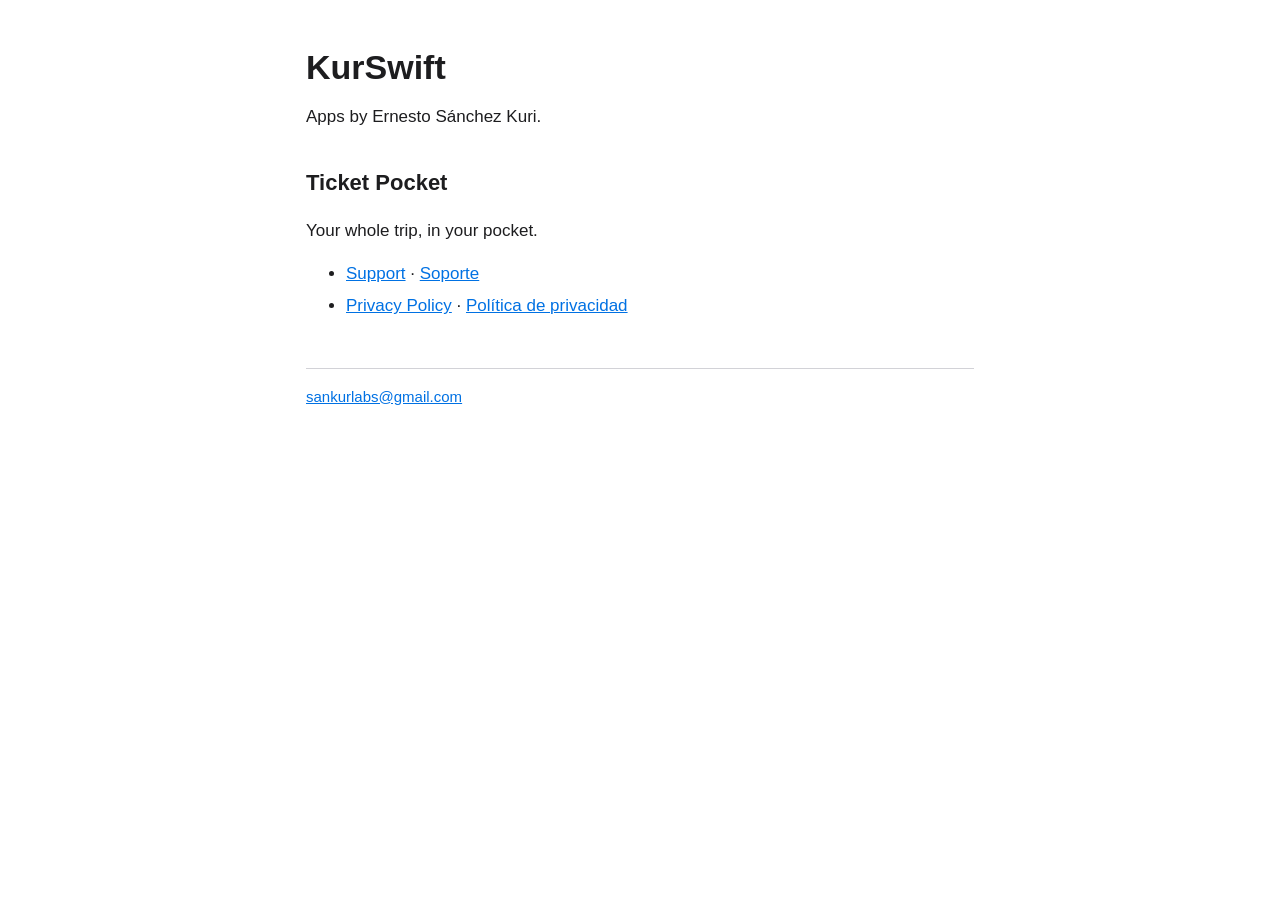
<file: index.html>
<!doctype html>
<html lang="en">
<head>
  <meta charset="utf-8">
  <meta name="viewport" content="width=device-width, initial-scale=1">
  <title>KurSwift</title>
  <link rel="stylesheet" href="/style.css">
</head>
<body>
<main>
  <h1>KurSwift</h1>
  <p>Apps by Ernesto Sánchez Kuri.</p>
  <h2>Ticket Pocket</h2>
  <p>Your whole trip, in your pocket.</p>
  <ul>
    <li><a href="/ticket-pocket/support/">Support</a> · <a href="/ticket-pocket/support/es/" lang="es">Soporte</a></li>
    <li><a href="/ticket-pocket/privacy/">Privacy Policy</a> · <a href="/ticket-pocket/privacy/es/" lang="es">Política de privacidad</a></li>
  </ul>
  <footer><a href="mailto:sankurlabs@gmail.com">sankurlabs@gmail.com</a></footer>
</main>
</body>
</html>
</file>
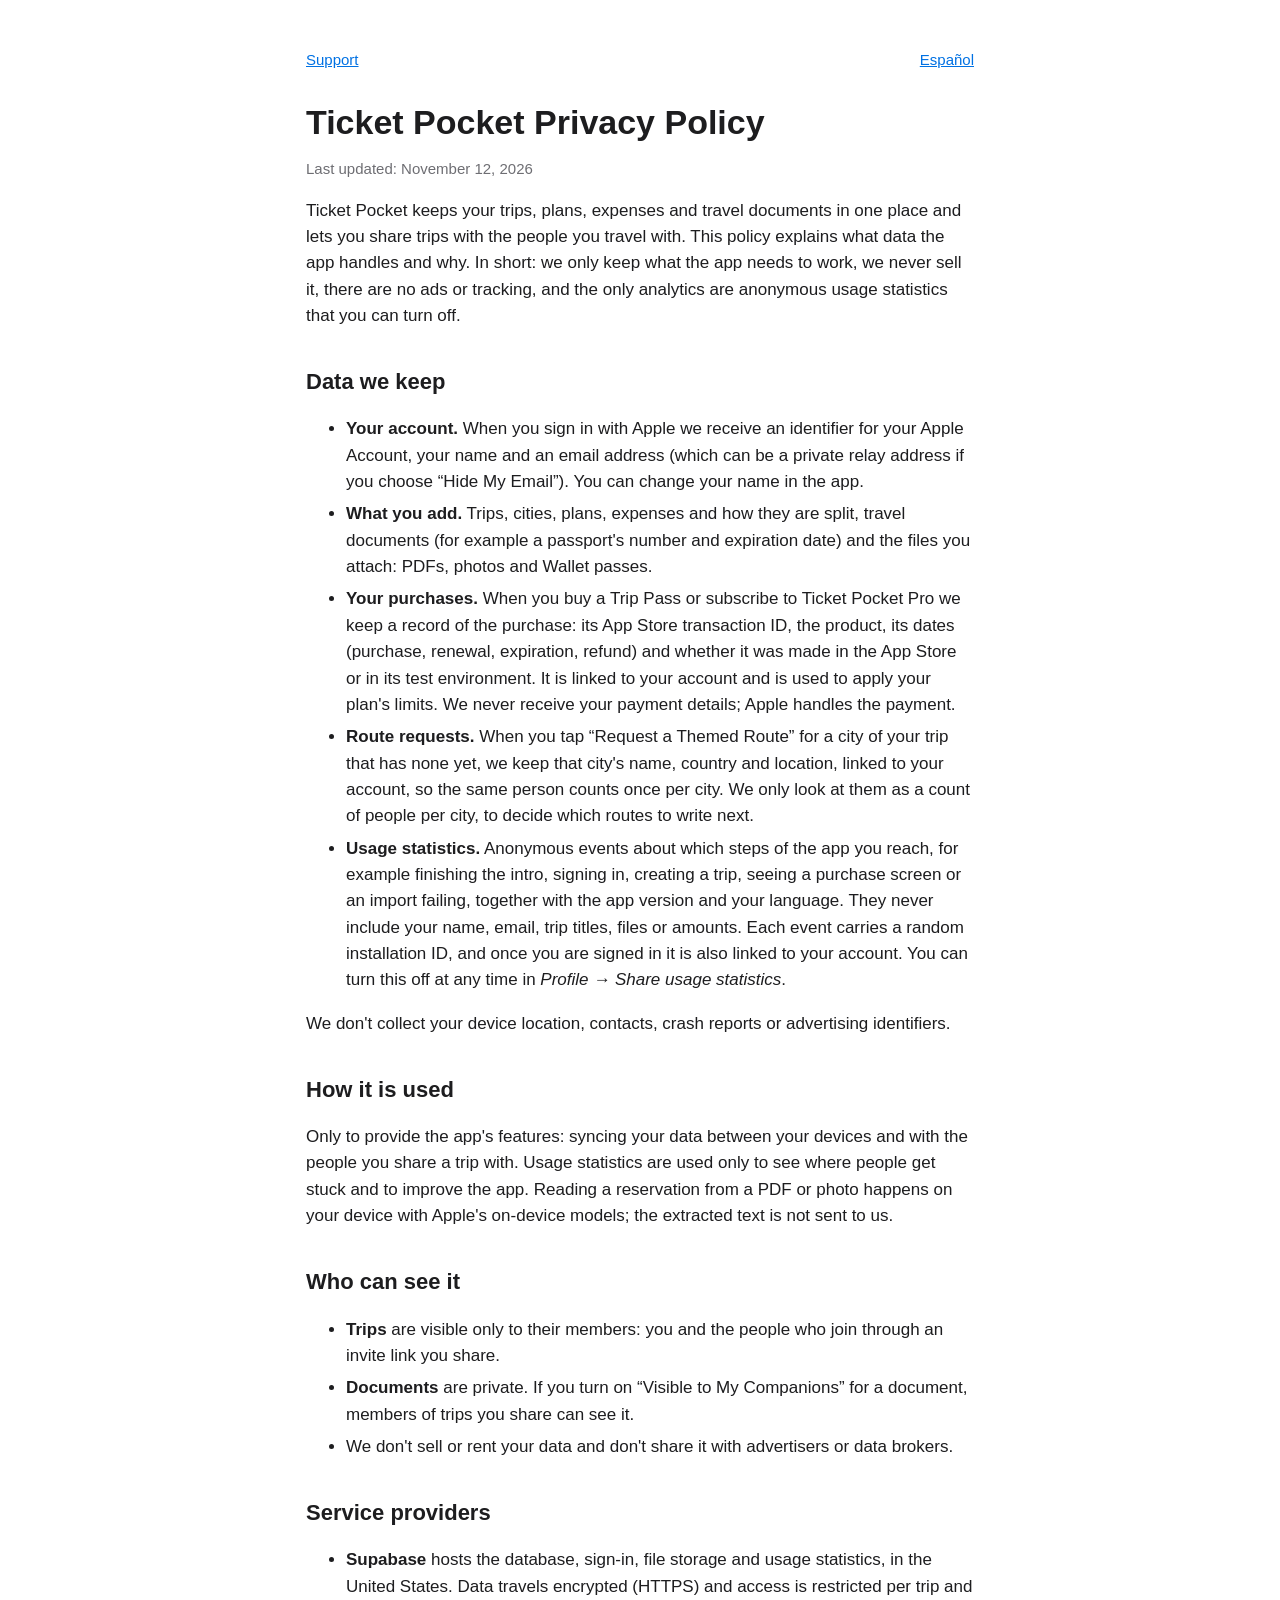
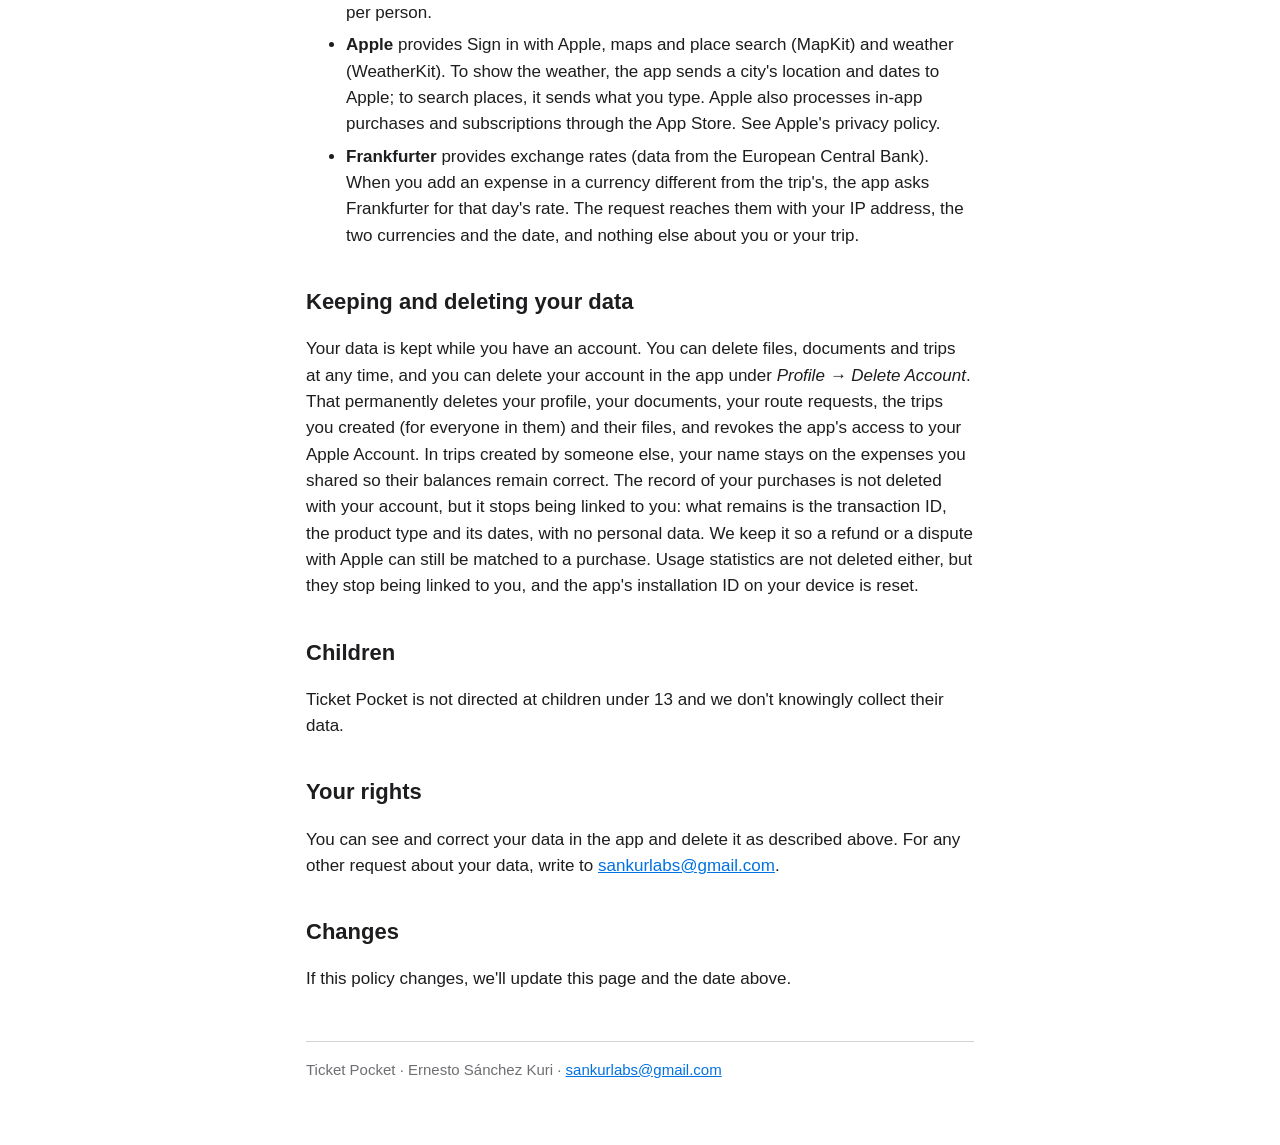
<file: ticket-pocket/privacy/index.html>
<!doctype html>
<html lang="en">
<head>
  <meta charset="utf-8">
  <meta name="viewport" content="width=device-width, initial-scale=1">
  <title>Ticket Pocket – Privacy Policy</title>
  <link rel="stylesheet" href="/style.css">
</head>
<body>
<main>
  <nav><a href="/ticket-pocket/support/">Support</a><a href="/ticket-pocket/privacy/es/" lang="es">Español</a></nav>
  <h1>Ticket Pocket Privacy Policy</h1>
  <p class="updated">Last updated: November 12, 2026</p>

  <p>Ticket Pocket keeps your trips, plans, expenses and travel documents in one place and lets you share
  trips with the people you travel with. This policy explains what data the app handles and why.
  In short: we only keep what the app needs to work, we never sell it, there are no ads or tracking, and
  the only analytics are anonymous usage statistics that you can turn off.</p>

  <h2>Data we keep</h2>
  <ul>
    <li><strong>Your account.</strong> When you sign in with Apple we receive an identifier for your Apple
      Account, your name and an email address (which can be a private relay address if you choose
      “Hide My Email”). You can change your name in the app.</li>
    <li><strong>What you add.</strong> Trips, cities, plans, expenses and how they are split, travel
      documents (for example a passport's number and expiration date) and the files you attach: PDFs,
      photos and Wallet passes.</li>
    <li><strong>Your purchases.</strong> When you buy a Trip Pass or subscribe to Ticket Pocket Pro we keep
      a record of the purchase: its App Store transaction ID, the product, its dates (purchase, renewal,
      expiration, refund) and whether it was made in the App Store or in its test environment. It is linked
      to your account and is used to apply your plan's limits. We never receive your payment details; Apple
      handles the payment.</li>
    <li><strong>Route requests.</strong> When you tap “Request a Themed Route” for a city of your trip that
      has none yet, we keep that city's name, country and location, linked to your account, so the same
      person counts once per city. We only look at them as a count of people per city, to decide which
      routes to write next.</li>
    <li><strong>Usage statistics.</strong> Anonymous events about which steps of the app you reach, for
      example finishing the intro, signing in, creating a trip, seeing a purchase screen or an import
      failing, together with the app version and your language. They never include your name, email, trip
      titles, files or amounts. Each event carries a random installation ID, and once you are signed in it
      is also linked to your account. You can turn this off at any time in <em>Profile → Share usage
      statistics</em>.</li>
  </ul>
  <p>We don't collect your device location, contacts, crash reports or advertising identifiers.</p>

  <h2>How it is used</h2>
  <p>Only to provide the app's features: syncing your data between your devices and with the people you
  share a trip with. Usage statistics are used only to see where people get stuck and to improve the
  app. Reading a reservation from a PDF or photo happens on your device with Apple's
  on-device models; the extracted text is not sent to us.</p>

  <h2>Who can see it</h2>
  <ul>
    <li><strong>Trips</strong> are visible only to their members: you and the people who join through an
      invite link you share.</li>
    <li><strong>Documents</strong> are private. If you turn on “Visible to My Companions” for a
      document, members of trips you share can see it.</li>
    <li>We don't sell or rent your data and don't share it with advertisers or data brokers.</li>
  </ul>

  <h2>Service providers</h2>
  <ul>
    <li><strong>Supabase</strong> hosts the database, sign-in, file storage and usage statistics, in the United States.
      Data travels encrypted (HTTPS) and access is restricted per trip and per person.</li>
    <li><strong>Apple</strong> provides Sign in with Apple, maps and place search (MapKit) and weather
      (WeatherKit). To show the weather, the app sends a city's location and dates to Apple; to search
      places, it sends what you type. Apple also processes in-app purchases and subscriptions through the
      App Store. See Apple's privacy policy.</li>
    <li><strong>Frankfurter</strong> provides exchange rates (data from the European Central Bank). When you
      add an expense in a currency different from the trip's, the app asks Frankfurter for that day's rate.
      The request reaches them with your IP address, the two currencies and the date, and nothing else about
      you or your trip.</li>
  </ul>

  <h2>Keeping and deleting your data</h2>
  <p>Your data is kept while you have an account. You can delete files, documents and trips at any time,
  and you can delete your account in the app under <em>Profile → Delete Account</em>. That permanently
  deletes your profile, your documents, your route requests, the trips you created (for everyone in them)
  and their files, and
  revokes the app's access to your Apple Account. In trips created by someone else, your name stays on the
  expenses you shared so their balances remain correct. The record of your purchases is not deleted with
  your account, but it stops being linked to you: what remains is the transaction ID, the product type and
  its dates, with no personal data. We keep it so a refund or a dispute with Apple can still be matched to a
  purchase. Usage statistics are not deleted either, but they stop being linked to you, and the app's
  installation ID on your device is reset.</p>

  <h2>Children</h2>
  <p>Ticket Pocket is not directed at children under 13 and we don't knowingly collect their data.</p>

  <h2>Your rights</h2>
  <p>You can see and correct your data in the app and delete it as described above. For any other
  request about your data, write to <a href="mailto:sankurlabs@gmail.com">sankurlabs@gmail.com</a>.</p>

  <h2>Changes</h2>
  <p>If this policy changes, we'll update this page and the date above.</p>

  <footer>Ticket Pocket · Ernesto Sánchez Kuri · <a href="mailto:sankurlabs@gmail.com">sankurlabs@gmail.com</a></footer>
</main>
</body>
</html>
</file>
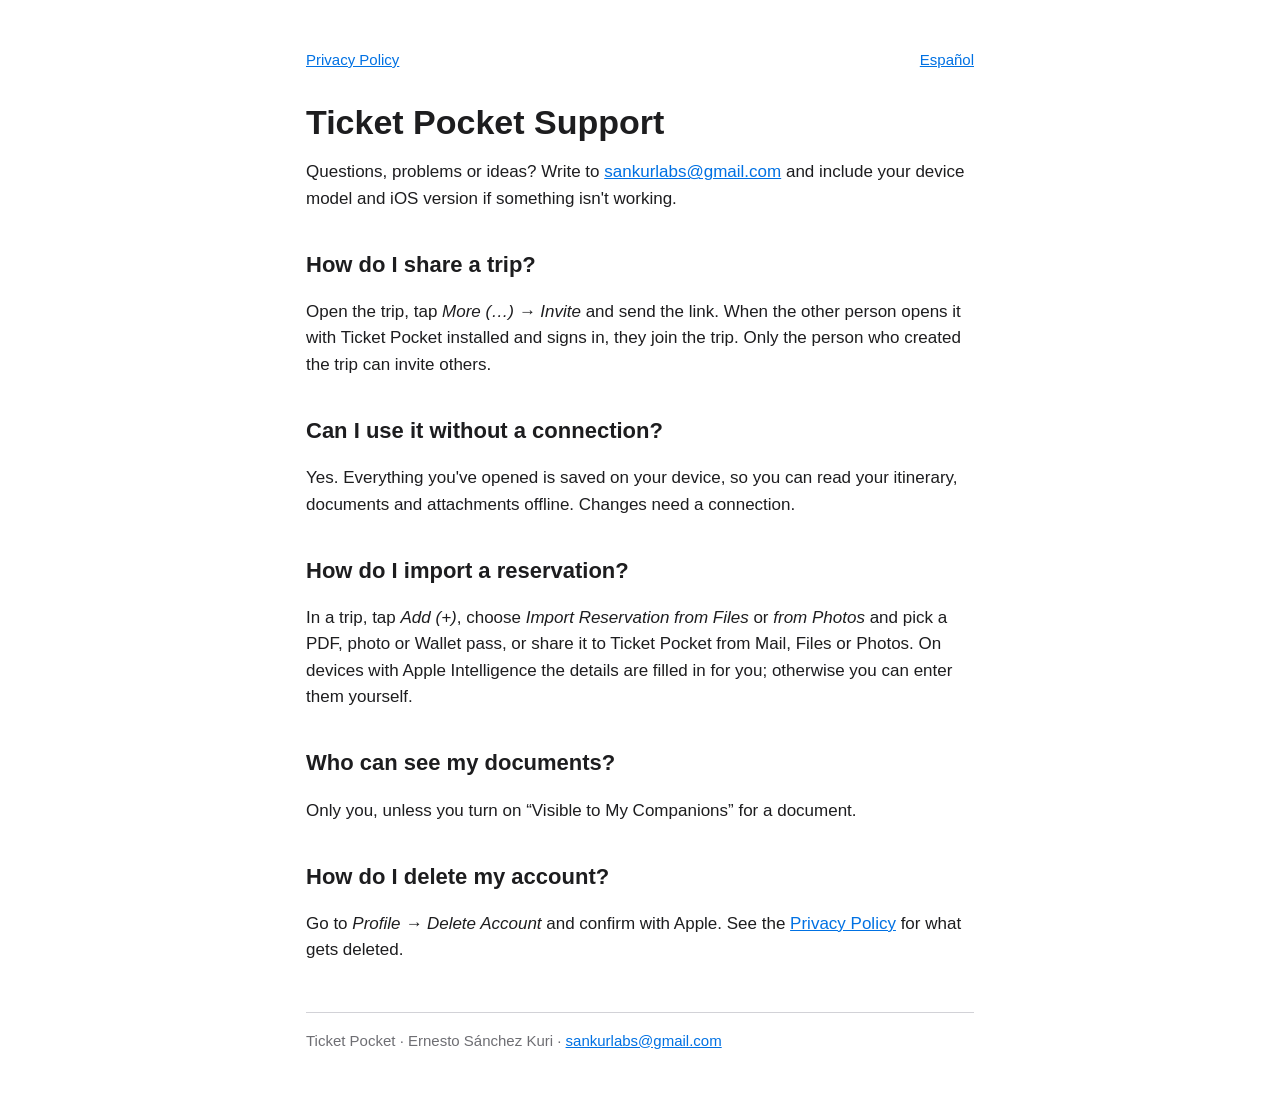
<file: ticket-pocket/support/index.html>
<!doctype html>
<html lang="en">
<head>
  <meta charset="utf-8">
  <meta name="viewport" content="width=device-width, initial-scale=1">
  <title>Ticket Pocket – Support</title>
  <link rel="stylesheet" href="/style.css">
</head>
<body>
<main>
  <nav><a href="/ticket-pocket/privacy/">Privacy Policy</a><a href="/ticket-pocket/support/es/" lang="es">Español</a></nav>
  <h1>Ticket Pocket Support</h1>
  <p>Questions, problems or ideas? Write to <a href="mailto:sankurlabs@gmail.com">sankurlabs@gmail.com</a> and include your
  device model and iOS version if something isn't working.</p>

  <h2>How do I share a trip?</h2>
  <p>Open the trip, tap <em>More (…) → Invite</em> and send the link. When the other person opens it with
  Ticket Pocket installed and signs in, they join the trip. Only the person who created the trip can invite
  others.</p>

  <h2>Can I use it without a connection?</h2>
  <p>Yes. Everything you've opened is saved on your device, so you can read your itinerary, documents and
  attachments offline. Changes need a connection.</p>

  <h2>How do I import a reservation?</h2>
  <p>In a trip, tap <em>Add (+)</em>, choose <em>Import Reservation from Files</em> or <em>from Photos</em> and pick a PDF, photo or Wallet pass, or share it to Ticket
  Pocket from Mail, Files or Photos. On devices with Apple Intelligence the details are filled in for you;
  otherwise you can enter them yourself.</p>

  <h2>Who can see my documents?</h2>
  <p>Only you, unless you turn on “Visible to My Companions” for a document.</p>

  <h2>How do I delete my account?</h2>
  <p>Go to <em>Profile → Delete Account</em> and confirm with Apple. See the
  <a href="/ticket-pocket/privacy/">Privacy Policy</a> for what gets deleted.</p>

  <footer>Ticket Pocket · Ernesto Sánchez Kuri · <a href="mailto:sankurlabs@gmail.com">sankurlabs@gmail.com</a></footer>
</main>
</body>
</html>
</file>
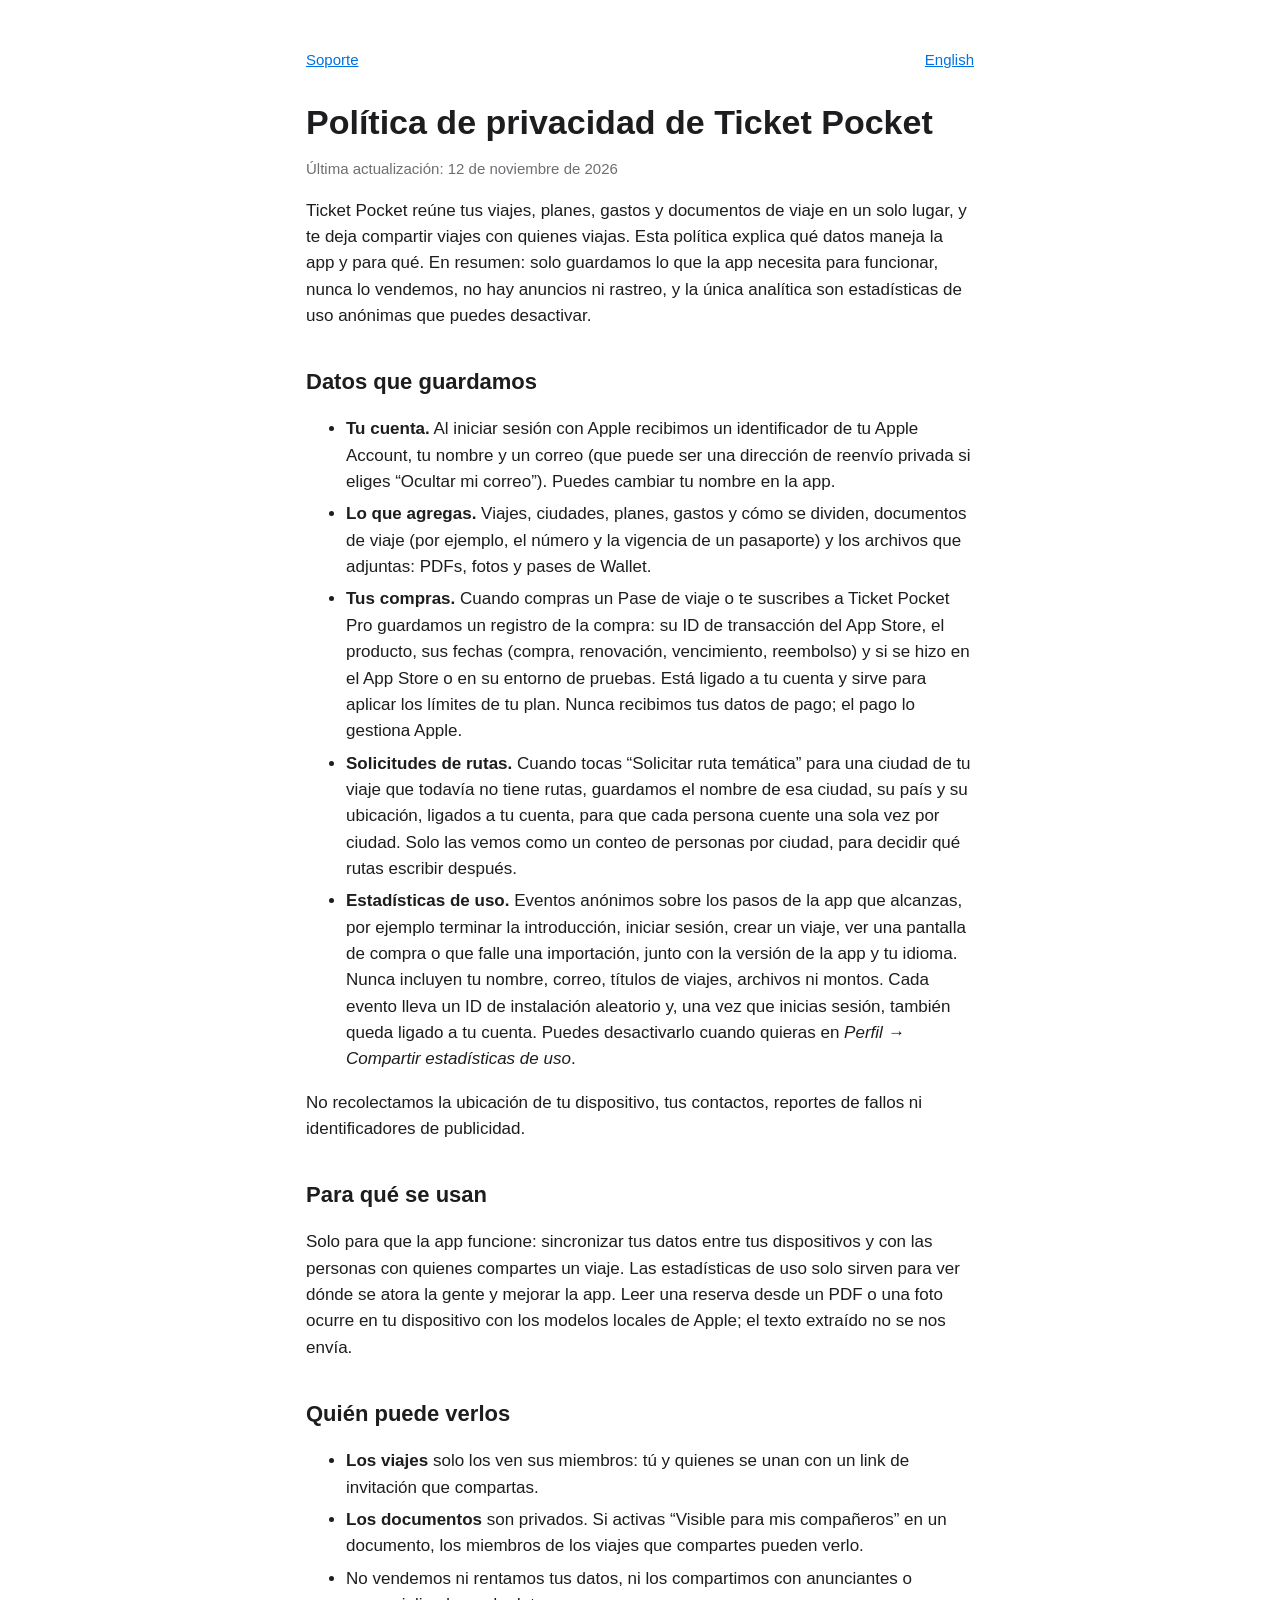
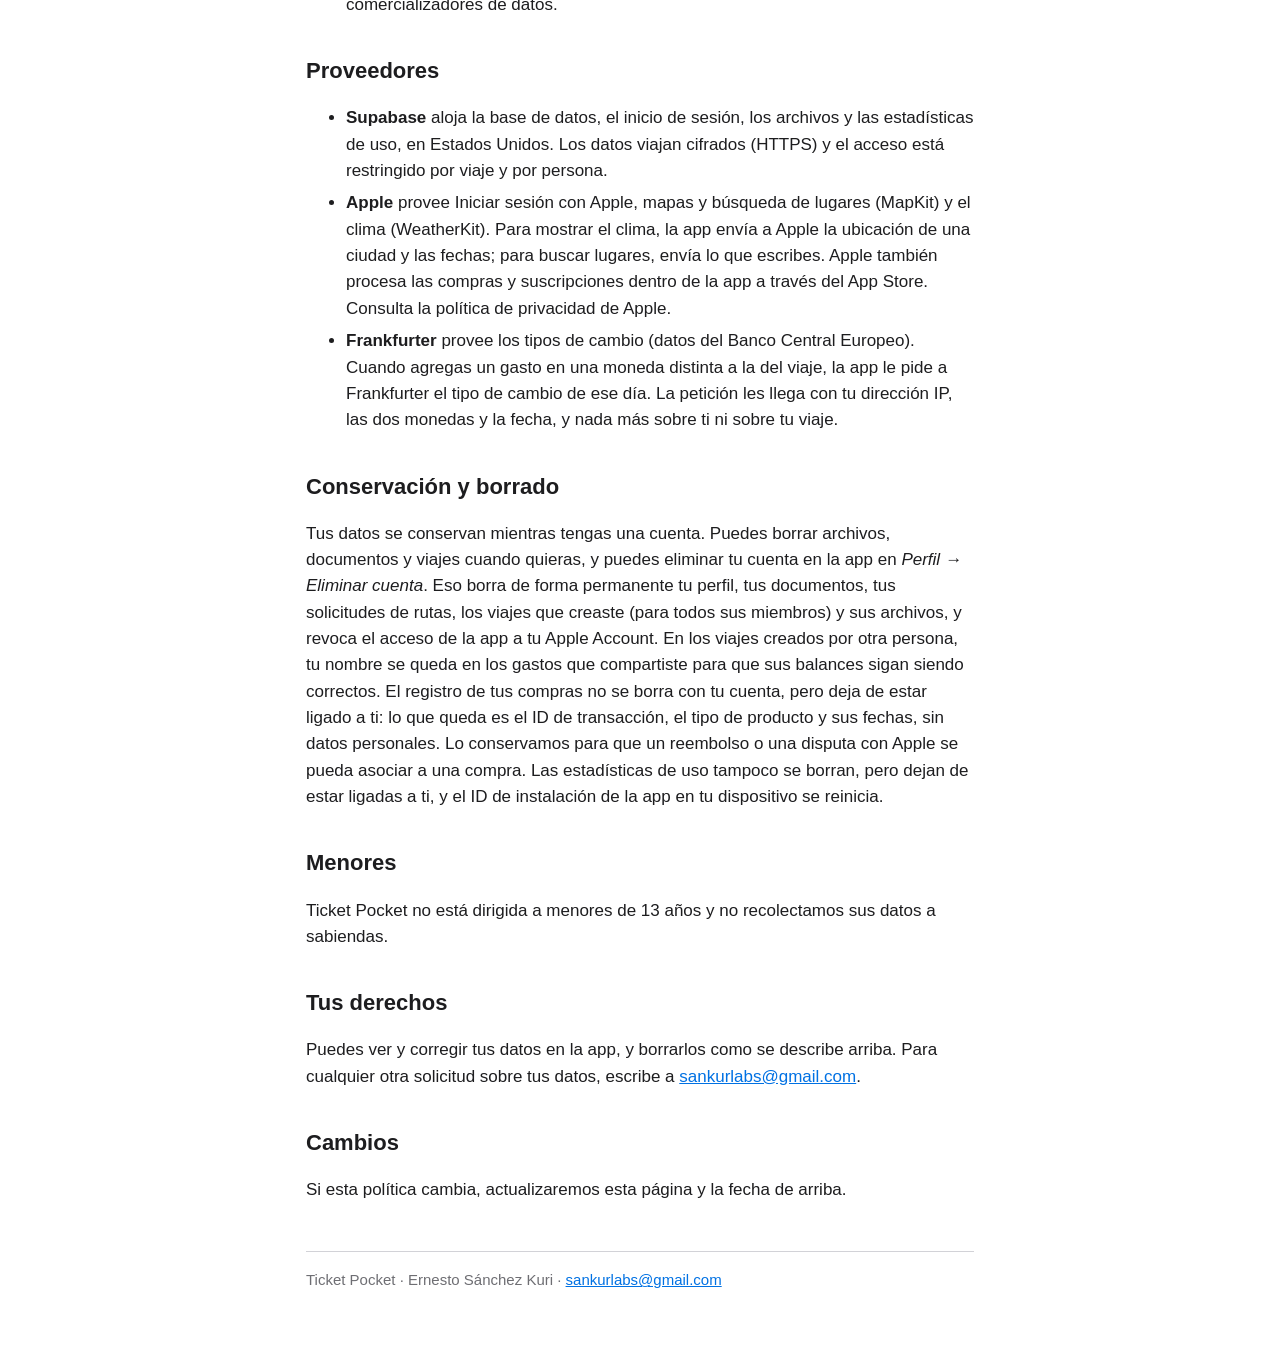
<file: ticket-pocket/privacy/es/index.html>
<!doctype html>
<html lang="es">
<head>
  <meta charset="utf-8">
  <meta name="viewport" content="width=device-width, initial-scale=1">
  <title>Ticket Pocket – Política de privacidad</title>
  <link rel="stylesheet" href="/style.css">
</head>
<body>
<main>
  <nav><a href="/ticket-pocket/support/es/">Soporte</a><a href="/ticket-pocket/privacy/" lang="en">English</a></nav>
  <h1>Política de privacidad de Ticket Pocket</h1>
  <p class="updated">Última actualización: 12 de noviembre de 2026</p>

  <p>Ticket Pocket reúne tus viajes, planes, gastos y documentos de viaje en un solo lugar, y te deja
  compartir viajes con quienes viajas. Esta política explica qué datos maneja la app y para qué.
  En resumen: solo guardamos lo que la app necesita para funcionar, nunca lo vendemos, no hay anuncios ni
  rastreo, y la única analítica son estadísticas de uso anónimas que puedes desactivar.</p>

  <h2>Datos que guardamos</h2>
  <ul>
    <li><strong>Tu cuenta.</strong> Al iniciar sesión con Apple recibimos un identificador de tu Apple
      Account, tu nombre y un correo (que puede ser una dirección de reenvío privada si eliges “Ocultar mi
      correo”). Puedes cambiar tu nombre en la app.</li>
    <li><strong>Lo que agregas.</strong> Viajes, ciudades, planes, gastos y cómo se dividen, documentos de
      viaje (por ejemplo, el número y la vigencia de un pasaporte) y los archivos que adjuntas: PDFs, fotos
      y pases de Wallet.</li>
    <li><strong>Tus compras.</strong> Cuando compras un Pase de viaje o te suscribes a Ticket Pocket Pro
      guardamos un registro de la compra: su ID de transacción del App Store, el producto, sus fechas
      (compra, renovación, vencimiento, reembolso) y si se hizo en el App Store o en su entorno de pruebas.
      Está ligado a tu cuenta y sirve para aplicar los límites de tu plan. Nunca recibimos tus datos de
      pago; el pago lo gestiona Apple.</li>
    <li><strong>Solicitudes de rutas.</strong> Cuando tocas “Solicitar ruta temática” para una ciudad de tu
      viaje que todavía no tiene rutas, guardamos el nombre de esa ciudad, su país y su ubicación, ligados a
      tu cuenta, para que cada persona cuente una sola vez por ciudad. Solo las vemos como un conteo de
      personas por ciudad, para decidir qué rutas escribir después.</li>
    <li><strong>Estadísticas de uso.</strong> Eventos anónimos sobre los pasos de la app que alcanzas, por
      ejemplo terminar la introducción, iniciar sesión, crear un viaje, ver una pantalla de compra o que
      falle una importación, junto con la versión de la app y tu idioma. Nunca incluyen tu nombre, correo,
      títulos de viajes, archivos ni montos. Cada evento lleva un ID de instalación aleatorio y, una vez
      que inicias sesión, también queda ligado a tu cuenta. Puedes desactivarlo cuando quieras en
      <em>Perfil → Compartir estadísticas de uso</em>.</li>
  </ul>
  <p>No recolectamos la ubicación de tu dispositivo, tus contactos, reportes de fallos ni identificadores
  de publicidad.</p>

  <h2>Para qué se usan</h2>
  <p>Solo para que la app funcione: sincronizar tus datos entre tus dispositivos y con las personas con
  quienes compartes un viaje. Las estadísticas de uso solo sirven para ver dónde se atora la gente y
  mejorar la app. Leer una reserva desde un PDF o una foto ocurre en tu dispositivo con los
  modelos locales de Apple; el texto extraído no se nos envía.</p>

  <h2>Quién puede verlos</h2>
  <ul>
    <li><strong>Los viajes</strong> solo los ven sus miembros: tú y quienes se unan con un link de
      invitación que compartas.</li>
    <li><strong>Los documentos</strong> son privados. Si activas “Visible para mis compañeros” en
      un documento, los miembros de los viajes que compartes pueden verlo.</li>
    <li>No vendemos ni rentamos tus datos, ni los compartimos con anunciantes o comercializadores de
      datos.</li>
  </ul>

  <h2>Proveedores</h2>
  <ul>
    <li><strong>Supabase</strong> aloja la base de datos, el inicio de sesión, los archivos y las estadísticas de uso, en Estados
      Unidos. Los datos viajan cifrados (HTTPS) y el acceso está restringido por viaje y por persona.</li>
    <li><strong>Apple</strong> provee Iniciar sesión con Apple, mapas y búsqueda de lugares (MapKit) y el
      clima (WeatherKit). Para mostrar el clima, la app envía a Apple la ubicación de una ciudad y las
      fechas; para buscar lugares, envía lo que escribes. Apple también procesa las compras y suscripciones
      dentro de la app a través del App Store. Consulta la política de privacidad de Apple.</li>
    <li><strong>Frankfurter</strong> provee los tipos de cambio (datos del Banco Central Europeo). Cuando
      agregas un gasto en una moneda distinta a la del viaje, la app le pide a Frankfurter el tipo de cambio
      de ese día. La petición les llega con tu dirección IP, las dos monedas y la fecha, y nada más sobre ti
      ni sobre tu viaje.</li>
  </ul>

  <h2>Conservación y borrado</h2>
  <p>Tus datos se conservan mientras tengas una cuenta. Puedes borrar archivos, documentos y viajes cuando
  quieras, y puedes eliminar tu cuenta en la app en <em>Perfil → Eliminar cuenta</em>. Eso borra de forma
  permanente tu perfil, tus documentos, tus solicitudes de rutas, los viajes que creaste (para todos sus
  miembros) y sus archivos, y
  revoca el acceso de la app a tu Apple Account. En los viajes creados por otra persona, tu nombre se queda
  en los gastos que compartiste para que sus balances sigan siendo correctos. El registro de tus compras no
  se borra con tu cuenta, pero deja de estar ligado a ti: lo que queda es el ID de transacción, el tipo de
  producto y sus fechas, sin datos personales. Lo conservamos para que un reembolso o una disputa con Apple
  se pueda asociar a una compra. Las estadísticas de uso tampoco se borran, pero dejan de estar ligadas a
  ti, y el ID de instalación de la app en tu dispositivo se reinicia.</p>

  <h2>Menores</h2>
  <p>Ticket Pocket no está dirigida a menores de 13 años y no recolectamos sus datos a sabiendas.</p>

  <h2>Tus derechos</h2>
  <p>Puedes ver y corregir tus datos en la app, y borrarlos como se describe arriba. Para cualquier otra
  solicitud sobre tus datos, escribe a <a href="mailto:sankurlabs@gmail.com">sankurlabs@gmail.com</a>.</p>

  <h2>Cambios</h2>
  <p>Si esta política cambia, actualizaremos esta página y la fecha de arriba.</p>

  <footer>Ticket Pocket · Ernesto Sánchez Kuri · <a href="mailto:sankurlabs@gmail.com">sankurlabs@gmail.com</a></footer>
</main>
</body>
</html>
</file>
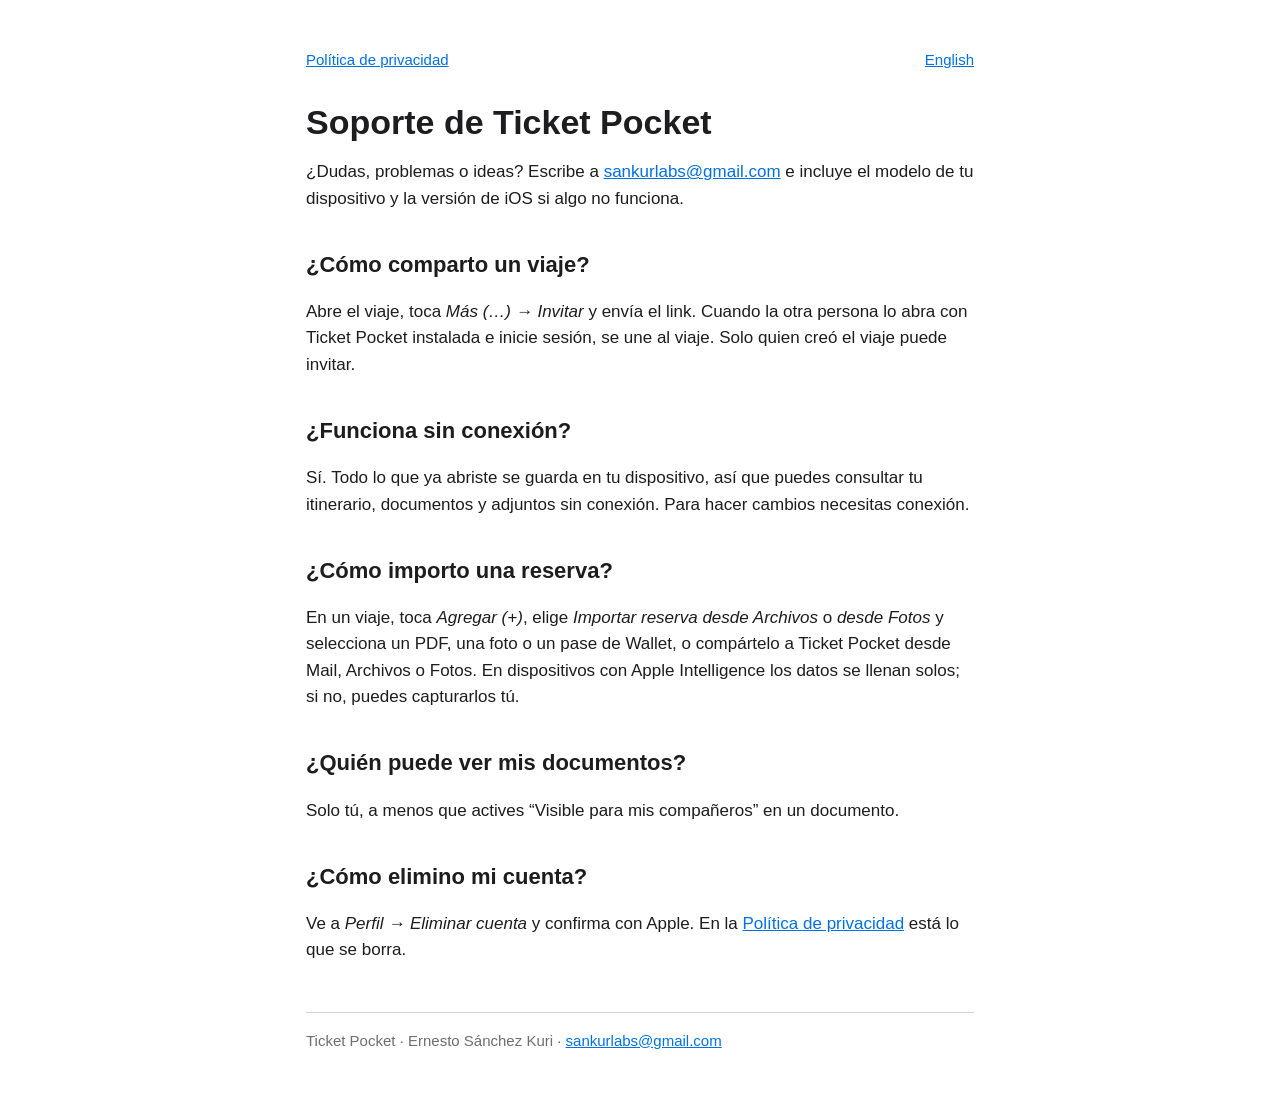
<file: ticket-pocket/support/es/index.html>
<!doctype html>
<html lang="es">
<head>
  <meta charset="utf-8">
  <meta name="viewport" content="width=device-width, initial-scale=1">
  <title>Ticket Pocket – Soporte</title>
  <link rel="stylesheet" href="/style.css">
</head>
<body>
<main>
  <nav><a href="/ticket-pocket/privacy/es/">Política de privacidad</a><a href="/ticket-pocket/support/" lang="en">English</a></nav>
  <h1>Soporte de Ticket Pocket</h1>
  <p>¿Dudas, problemas o ideas? Escribe a <a href="mailto:sankurlabs@gmail.com">sankurlabs@gmail.com</a> e incluye el modelo de
  tu dispositivo y la versión de iOS si algo no funciona.</p>

  <h2>¿Cómo comparto un viaje?</h2>
  <p>Abre el viaje, toca <em>Más (…) → Invitar</em> y envía el link. Cuando la otra persona lo abra con
  Ticket Pocket instalada e inicie sesión, se une al viaje. Solo quien creó el viaje puede invitar.</p>

  <h2>¿Funciona sin conexión?</h2>
  <p>Sí. Todo lo que ya abriste se guarda en tu dispositivo, así que puedes consultar tu itinerario,
  documentos y adjuntos sin conexión. Para hacer cambios necesitas conexión.</p>

  <h2>¿Cómo importo una reserva?</h2>
  <p>En un viaje, toca <em>Agregar (+)</em>, elige <em>Importar reserva desde Archivos</em> o <em>desde Fotos</em> y selecciona un PDF, una foto o un pase de Wallet, o
  compártelo a Ticket Pocket desde Mail, Archivos o Fotos. En dispositivos con Apple Intelligence los datos
  se llenan solos; si no, puedes capturarlos tú.</p>

  <h2>¿Quién puede ver mis documentos?</h2>
  <p>Solo tú, a menos que actives “Visible para mis compañeros” en un documento.</p>

  <h2>¿Cómo elimino mi cuenta?</h2>
  <p>Ve a <em>Perfil → Eliminar cuenta</em> y confirma con Apple. En la
  <a href="/ticket-pocket/privacy/es/">Política de privacidad</a> está lo que se borra.</p>

  <footer>Ticket Pocket · Ernesto Sánchez Kuri · <a href="mailto:sankurlabs@gmail.com">sankurlabs@gmail.com</a></footer>
</main>
</body>
</html>
</file>
<file: style.css>
:root {
  --bg: #ffffff;
  --text: #1d1d1f;
  --muted: #6e6e73;
  --accent: #0071e3;
  --line: #d2d2d7;
}
@media (prefers-color-scheme: dark) {
  :root {
    --bg: #000000;
    --text: #f5f5f7;
    --muted: #a1a1a6;
    --accent: #2997ff;
    --line: #424245;
  }
}
* { box-sizing: border-box; }
body {
  margin: 0;
  background: var(--bg);
  color: var(--text);
  font: 17px/1.55 -apple-system, BlinkMacSystemFont, "Segoe UI", Roboto, sans-serif;
}
main { max-width: 700px; margin: 0 auto; padding: 48px 16px 64px; }
nav { display: flex; justify-content: space-between; gap: 16px; font-size: 15px; margin-bottom: 32px; }
a { color: var(--accent); }
h1 { font-size: 34px; line-height: 1.15; margin: 0 0 8px; }
h2 { font-size: 22px; margin: 36px 0 8px; }
.updated, footer { color: var(--muted); font-size: 15px; }
footer { border-top: 1px solid var(--line); margin-top: 48px; padding-top: 16px; }
li { margin-bottom: 6px; }
</file>
